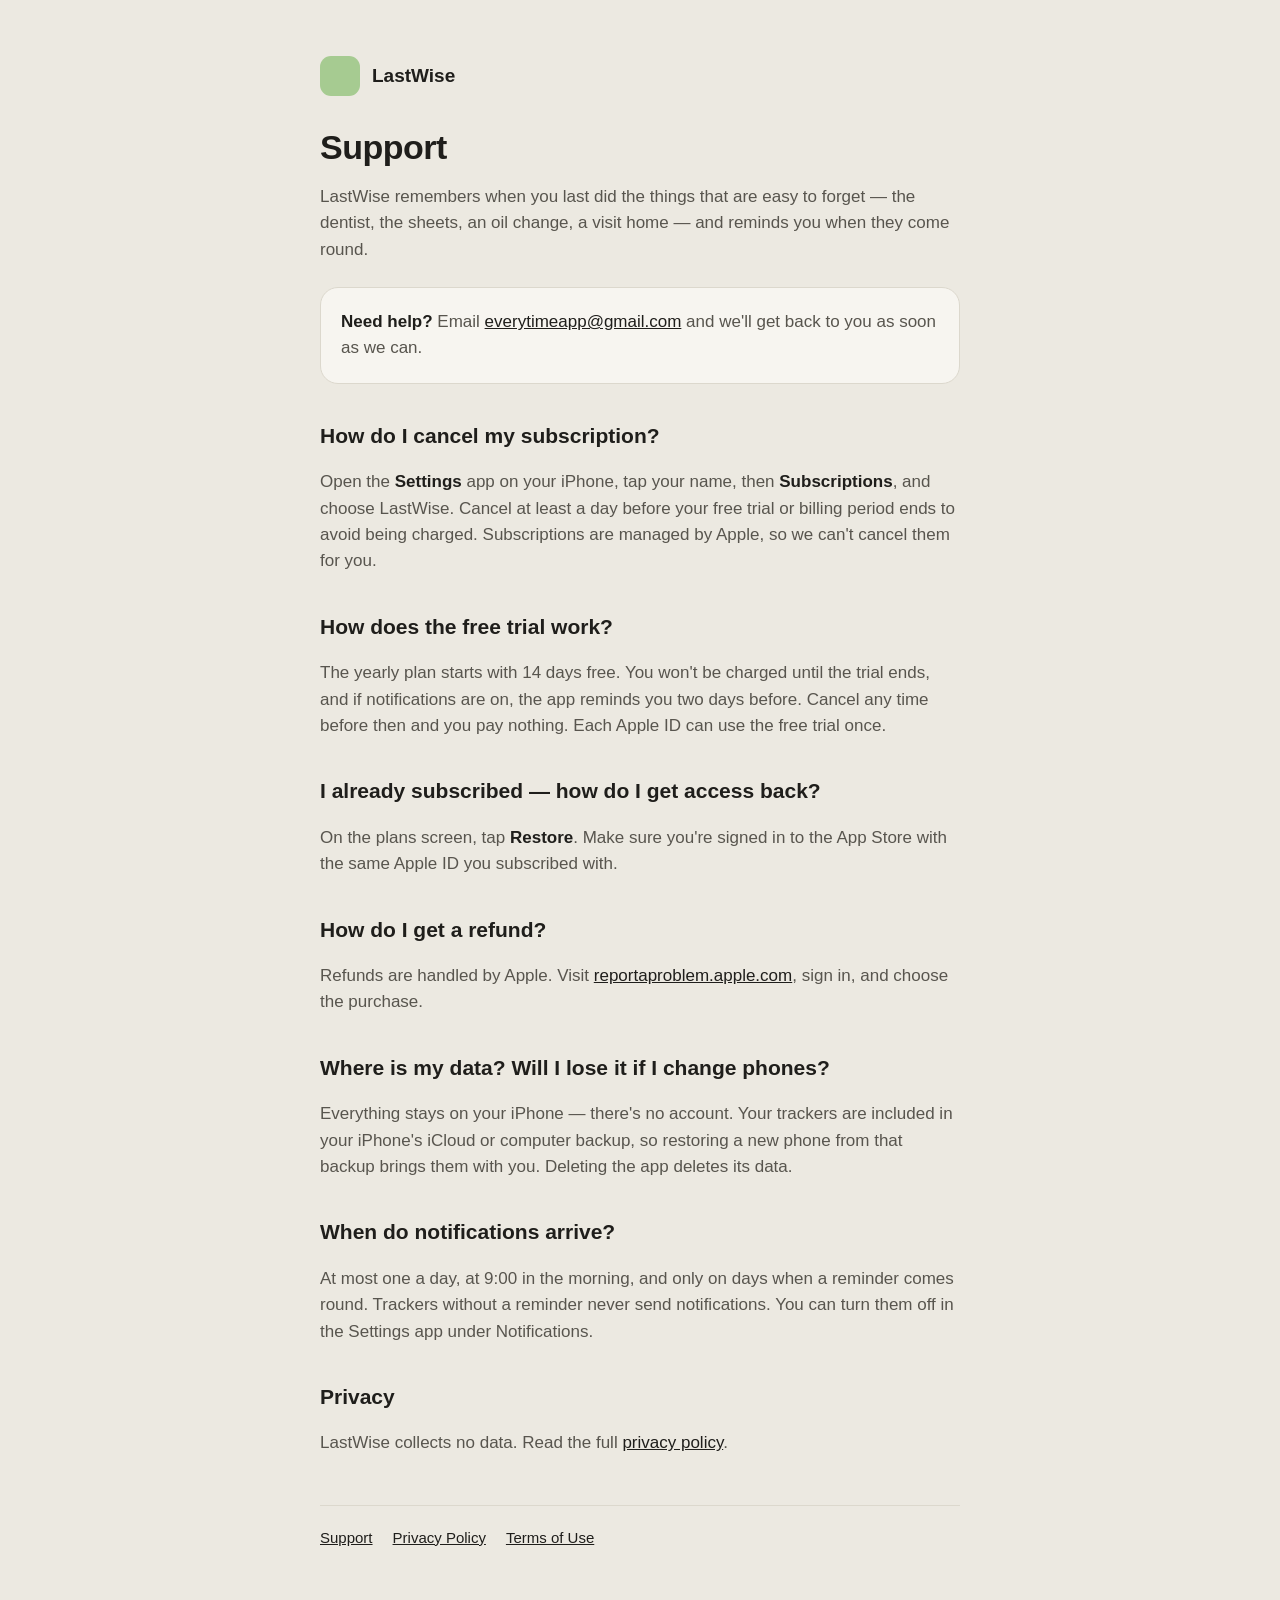
<file: index.html>
<!doctype html>
<html lang="en">
  <head>
    <meta charset="utf-8" />
    <meta name="viewport" content="width=device-width, initial-scale=1" />
    <title>Support · LastWise</title>
    <meta
      name="description"
      content="Help and contact for LastWise, the app that remembers when you last did things."
    />
    <link rel="stylesheet" href="style.css" />
  </head>
  <body>
    <main>
      <header>
        <div class="mark" aria-hidden="true"></div>
        <div class="brand">LastWise</div>
      </header>

      <h1>Support</h1>
      <p>
        LastWise remembers when you last did the things that are easy to forget — the dentist, the
        sheets, an oil change, a visit home — and reminds you when they come round.
      </p>

      <div class="card">
        <p>
          <strong>Need help?</strong> Email
          <a href="mailto:everytimeapp@gmail.com">everytimeapp@gmail.com</a> and we'll get back to
          you as soon as we can.
        </p>
      </div>

      <h2>How do I cancel my subscription?</h2>
      <p>
        Open the <strong>Settings</strong> app on your iPhone, tap your name, then
        <strong>Subscriptions</strong>, and choose LastWise. Cancel at least a day before your free
        trial or billing period ends to avoid being charged. Subscriptions are managed by Apple, so
        we can't cancel them for you.
      </p>

      <h2>How does the free trial work?</h2>
      <p>
        The yearly plan starts with 14 days free. You won't be charged until the trial ends, and if
        notifications are on, the app reminds you two days before. Cancel any time before then and
        you pay nothing. Each Apple ID can use the free trial once.
      </p>

      <h2>I already subscribed — how do I get access back?</h2>
      <p>
        On the plans screen, tap <strong>Restore</strong>. Make sure you're signed in to the App
        Store with the same Apple ID you subscribed with.
      </p>

      <h2>How do I get a refund?</h2>
      <p>
        Refunds are handled by Apple. Visit
        <a href="https://reportaproblem.apple.com">reportaproblem.apple.com</a>, sign in, and choose
        the purchase.
      </p>

      <h2>Where is my data? Will I lose it if I change phones?</h2>
      <p>
        Everything stays on your iPhone — there's no account. Your trackers are included in your
        iPhone's iCloud or computer backup, so restoring a new phone from that backup brings them
        with you. Deleting the app deletes its data.
      </p>

      <h2>When do notifications arrive?</h2>
      <p>
        At most one a day, at 9:00 in the morning, and only on days when a reminder comes round.
        Trackers without a reminder never send notifications. You can turn them off in the Settings
        app under Notifications.
      </p>

      <h2>Privacy</h2>
      <p>LastWise collects no data. Read the full <a href="privacy.html">privacy policy</a>.</p>

      <nav>
        <a href="./">Support</a>
        <a href="privacy.html">Privacy Policy</a>
        <a href="https://www.apple.com/legal/internet-services/itunes/dev/stdeula/">Terms of Use</a>
      </nav>
    </main>
  </body>
</html>
</file>
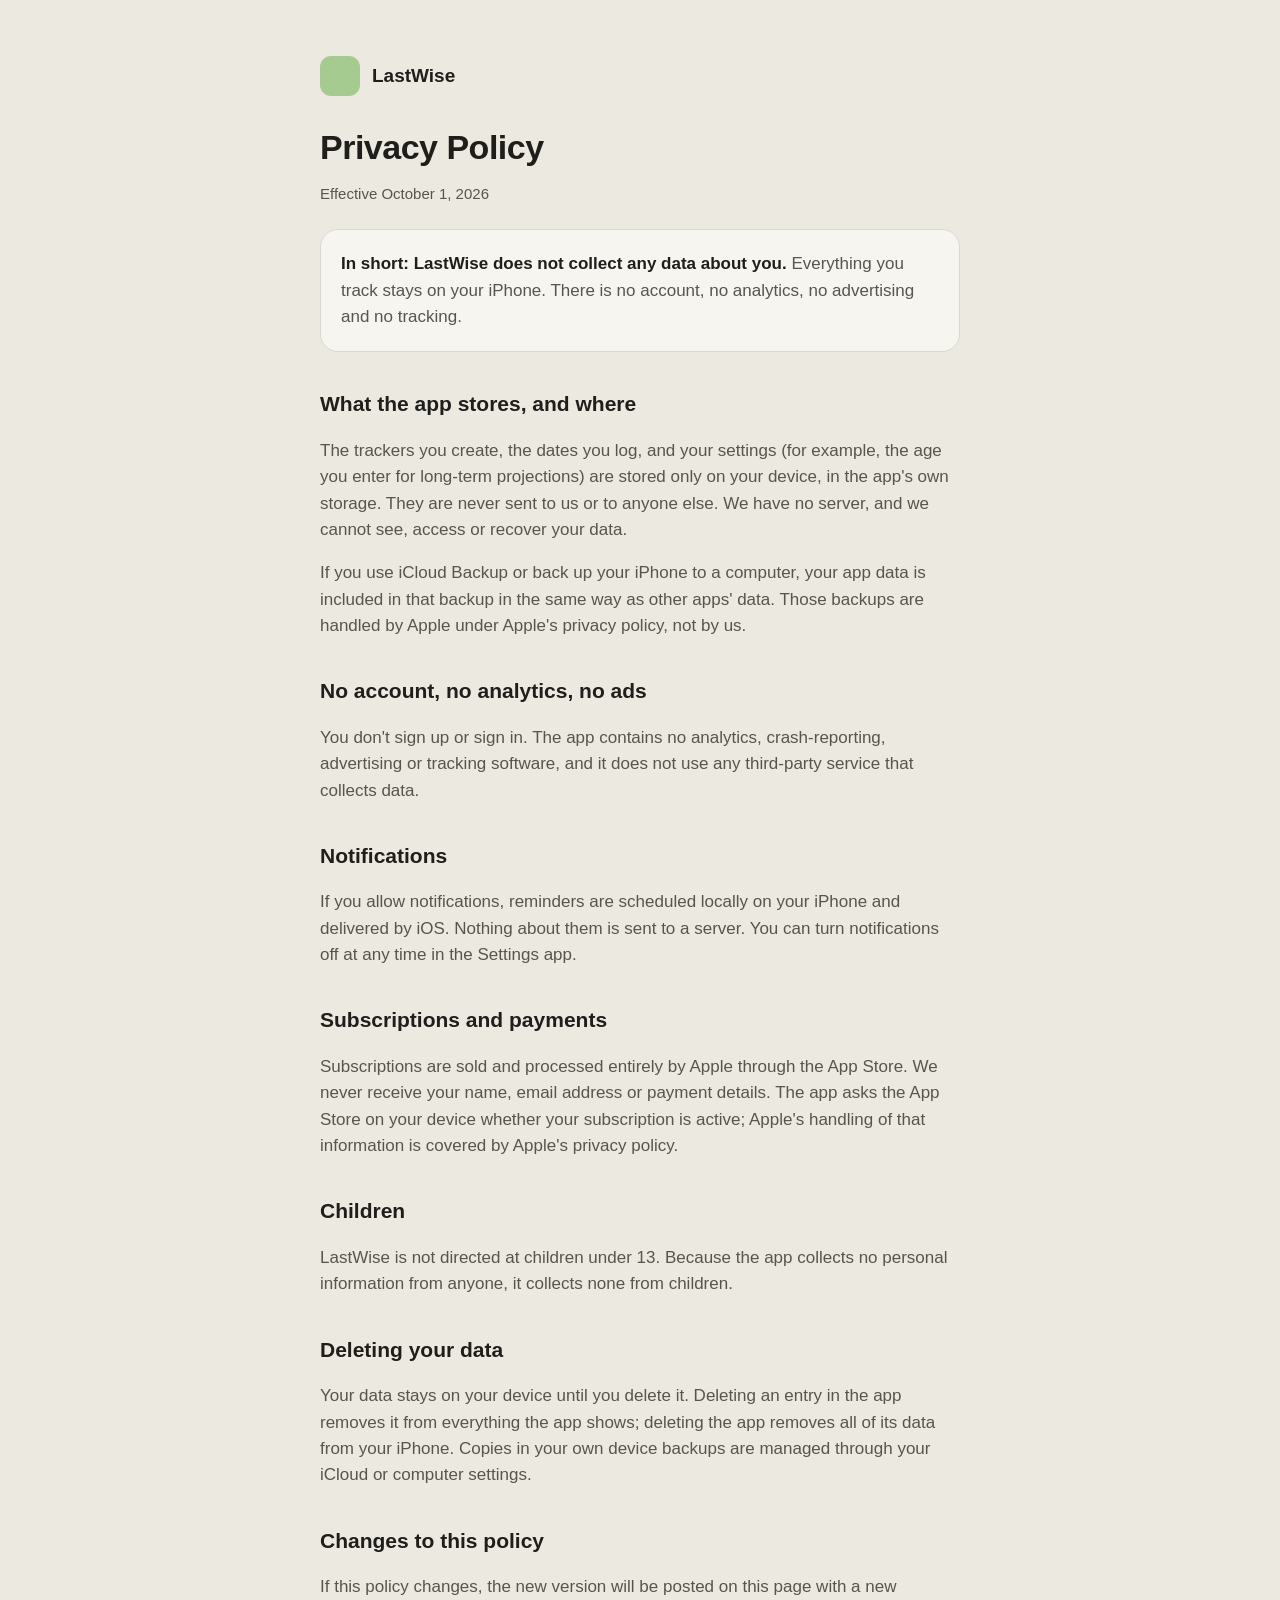
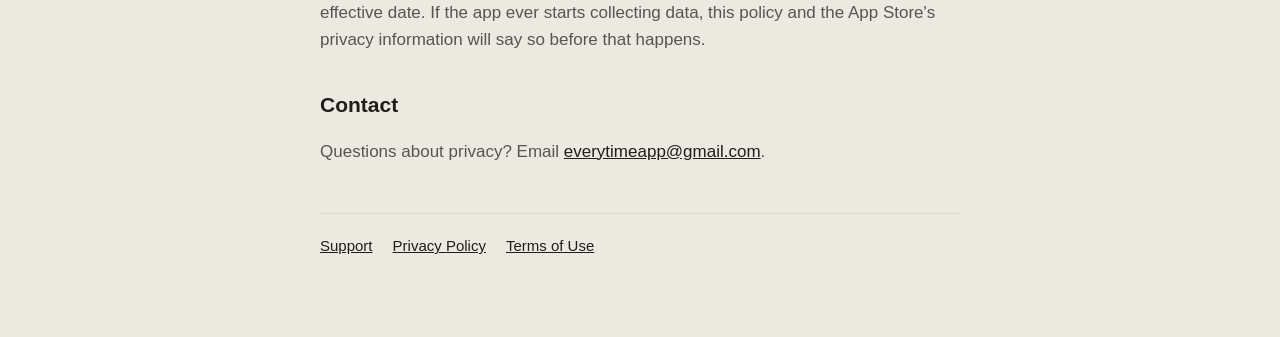
<file: privacy.html>
<!doctype html>
<html lang="en">
  <head>
    <meta charset="utf-8" />
    <meta name="viewport" content="width=device-width, initial-scale=1" />
    <title>Privacy Policy · LastWise</title>
    <meta name="description" content="LastWise's privacy policy: your data stays on your iPhone." />
    <link rel="stylesheet" href="style.css" />
  </head>
  <body>
    <main>
      <header>
        <div class="mark" aria-hidden="true"></div>
        <div class="brand">LastWise</div>
      </header>

      <h1>Privacy Policy</h1>
      <p class="updated">Effective October 1, 2026</p>

      <div class="card">
        <p>
          <strong>In short: LastWise does not collect any data about you.</strong> Everything you
          track stays on your iPhone. There is no account, no analytics, no advertising and no
          tracking.
        </p>
      </div>

      <h2>What the app stores, and where</h2>
      <p>
        The trackers you create, the dates you log, and your settings (for example, the age you
        enter for long-term projections) are stored only on your device, in the app's own storage.
        They are never sent to us or to anyone else. We have no server, and we cannot see, access or
        recover your data.
      </p>
      <p>
        If you use iCloud Backup or back up your iPhone to a computer, your app data is included in
        that backup in the same way as other apps' data. Those backups are handled by Apple under
        Apple's privacy policy, not by us.
      </p>

      <h2>No account, no analytics, no ads</h2>
      <p>
        You don't sign up or sign in. The app contains no analytics, crash-reporting, advertising or
        tracking software, and it does not use any third-party service that collects data.
      </p>

      <h2>Notifications</h2>
      <p>
        If you allow notifications, reminders are scheduled locally on your iPhone and delivered by
        iOS. Nothing about them is sent to a server. You can turn notifications off at any time in
        the Settings app.
      </p>

      <h2>Subscriptions and payments</h2>
      <p>
        Subscriptions are sold and processed entirely by Apple through the App Store. We never
        receive your name, email address or payment details. The app asks the App Store on your
        device whether your subscription is active; Apple's handling of that information is covered
        by Apple's privacy policy.
      </p>

      <h2>Children</h2>
      <p>
        LastWise is not directed at children under 13. Because the app collects no personal
        information from anyone, it collects none from children.
      </p>

      <h2>Deleting your data</h2>
      <p>
        Your data stays on your device until you delete it. Deleting an entry in the app removes it
        from everything the app shows; deleting the app removes all of its data from your iPhone.
        Copies in your own device backups are managed through your iCloud or computer settings.
      </p>

      <h2>Changes to this policy</h2>
      <p>
        If this policy changes, the new version will be posted on this page with a new effective
        date. If the app ever starts collecting data, this policy and the App Store's privacy
        information will say so before that happens.
      </p>

      <h2>Contact</h2>
      <p>
        Questions about privacy? Email
        <a href="mailto:everytimeapp@gmail.com">everytimeapp@gmail.com</a>.
      </p>

      <nav>
        <a href="./">Support</a>
        <a href="privacy.html">Privacy Policy</a>
        <a href="https://www.apple.com/legal/internet-services/itunes/dev/stdeula/">Terms of Use</a>
      </nav>
    </main>
  </body>
</html>
</file>
<file: style.css>
:root {
  --page: #ece9e1;
  --raised: #f7f5f0;
  --ink: #1f1e1b;
  --ink2: #58554e;
  --hair: #dcd8cd;
  --accent: #a6cb91;
}
@media (prefers-color-scheme: dark) {
  :root {
    --page: #161514;
    --raised: #22211f;
    --ink: #f1efe9;
    --ink2: #bdb9b0;
    --hair: #302e2b;
  }
}
* {
  box-sizing: border-box;
}
body {
  margin: 0;
  background: var(--page);
  color: var(--ink);
  font:
    17px/1.55 -apple-system,
    BlinkMacSystemFont,
    'SF Pro Text',
    'Helvetica Neue',
    Arial,
    sans-serif;
}
main {
  max-width: 680px;
  margin: 0 auto;
  padding: 56px 20px 80px;
}
header {
  display: flex;
  align-items: center;
  gap: 12px;
  margin-bottom: 32px;
}
.mark {
  width: 40px;
  height: 40px;
  border-radius: 11px;
  background: var(--accent);
}
.brand {
  font-weight: 700;
  font-size: 19px;
}
h1 {
  font-size: 34px;
  line-height: 1.15;
  letter-spacing: -0.5px;
  margin: 0 0 8px;
}
h2 {
  font-size: 21px;
  margin: 36px 0 8px;
}
p,
li {
  color: var(--ink2);
}
strong {
  color: var(--ink);
}
a {
  color: var(--ink);
}
.updated {
  font-size: 15px;
  margin-bottom: 24px;
}
.card {
  background: var(--raised);
  border: 1px solid var(--hair);
  border-radius: 18px;
  padding: 4px 20px;
  margin: 24px 0;
}
nav {
  margin-top: 48px;
  padding-top: 20px;
  border-top: 1px solid var(--hair);
  font-size: 15px;
  display: flex;
  gap: 20px;
  flex-wrap: wrap;
}
</file>
